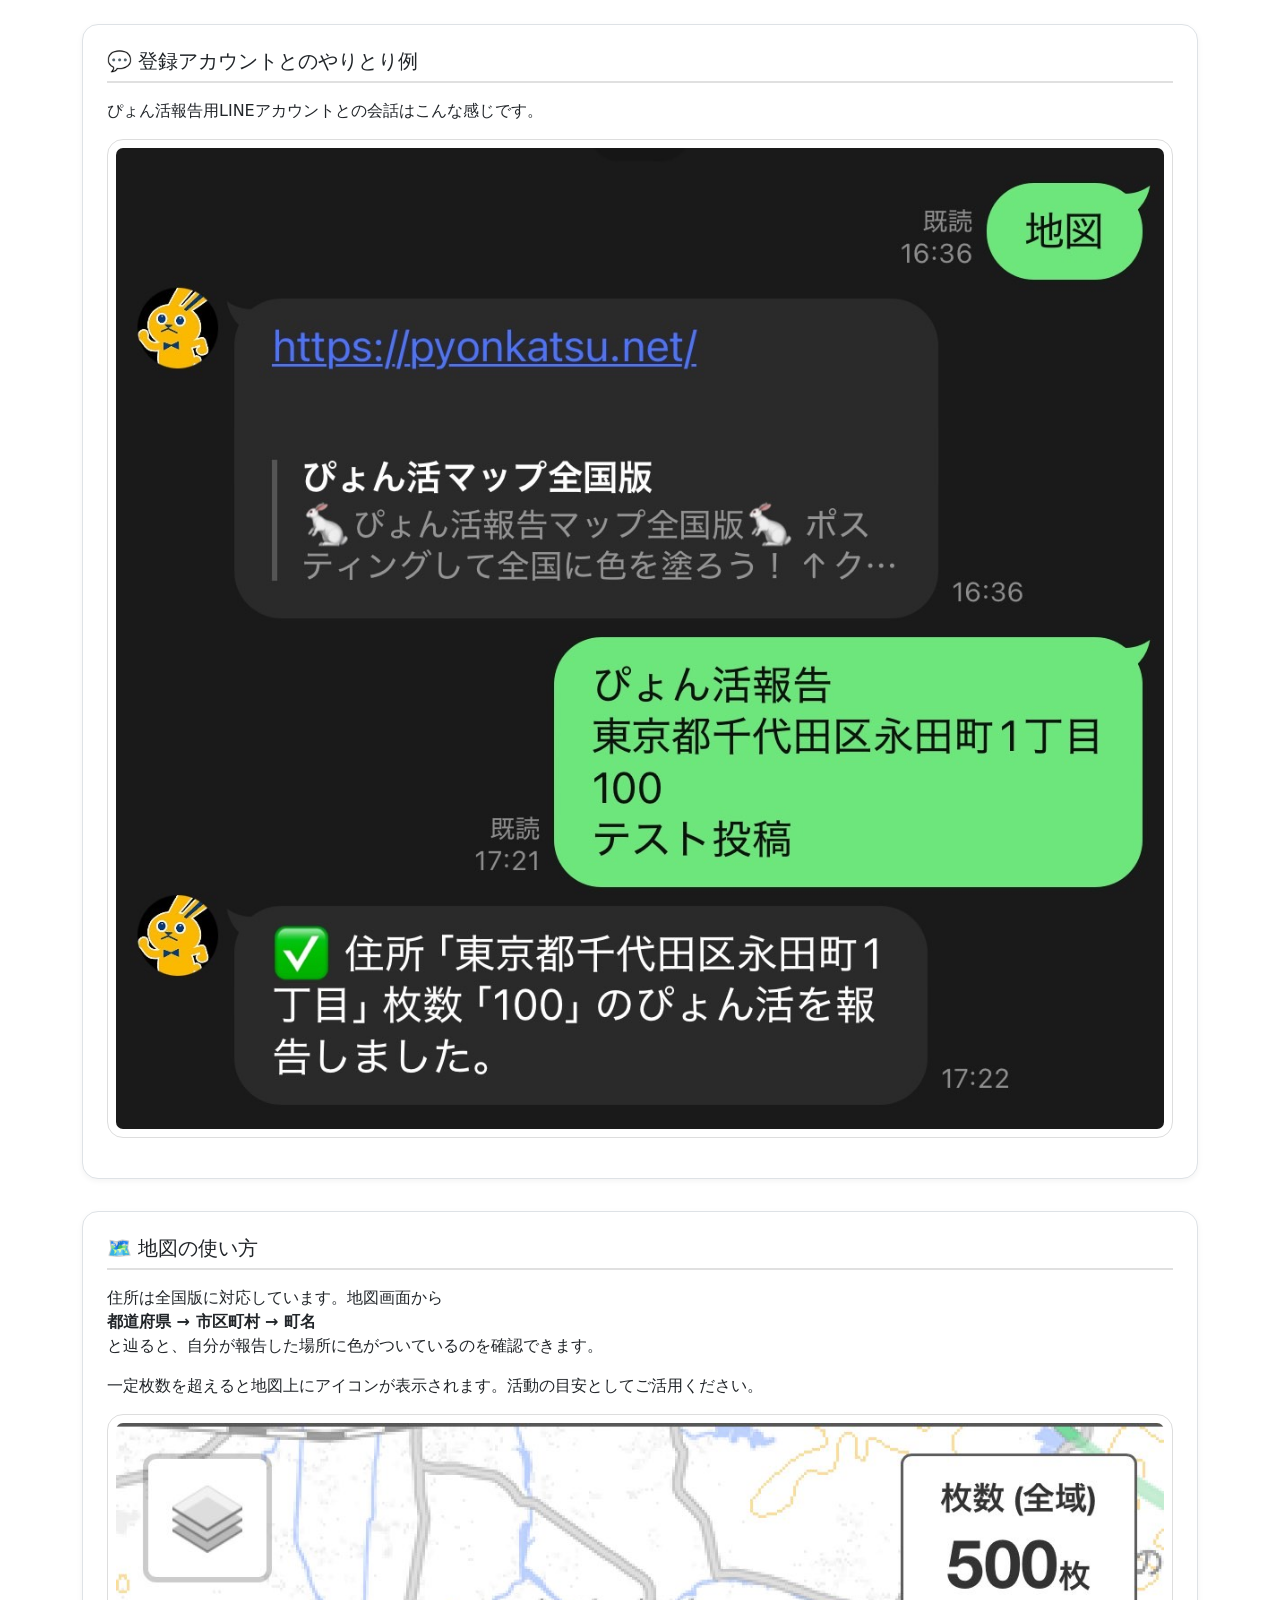
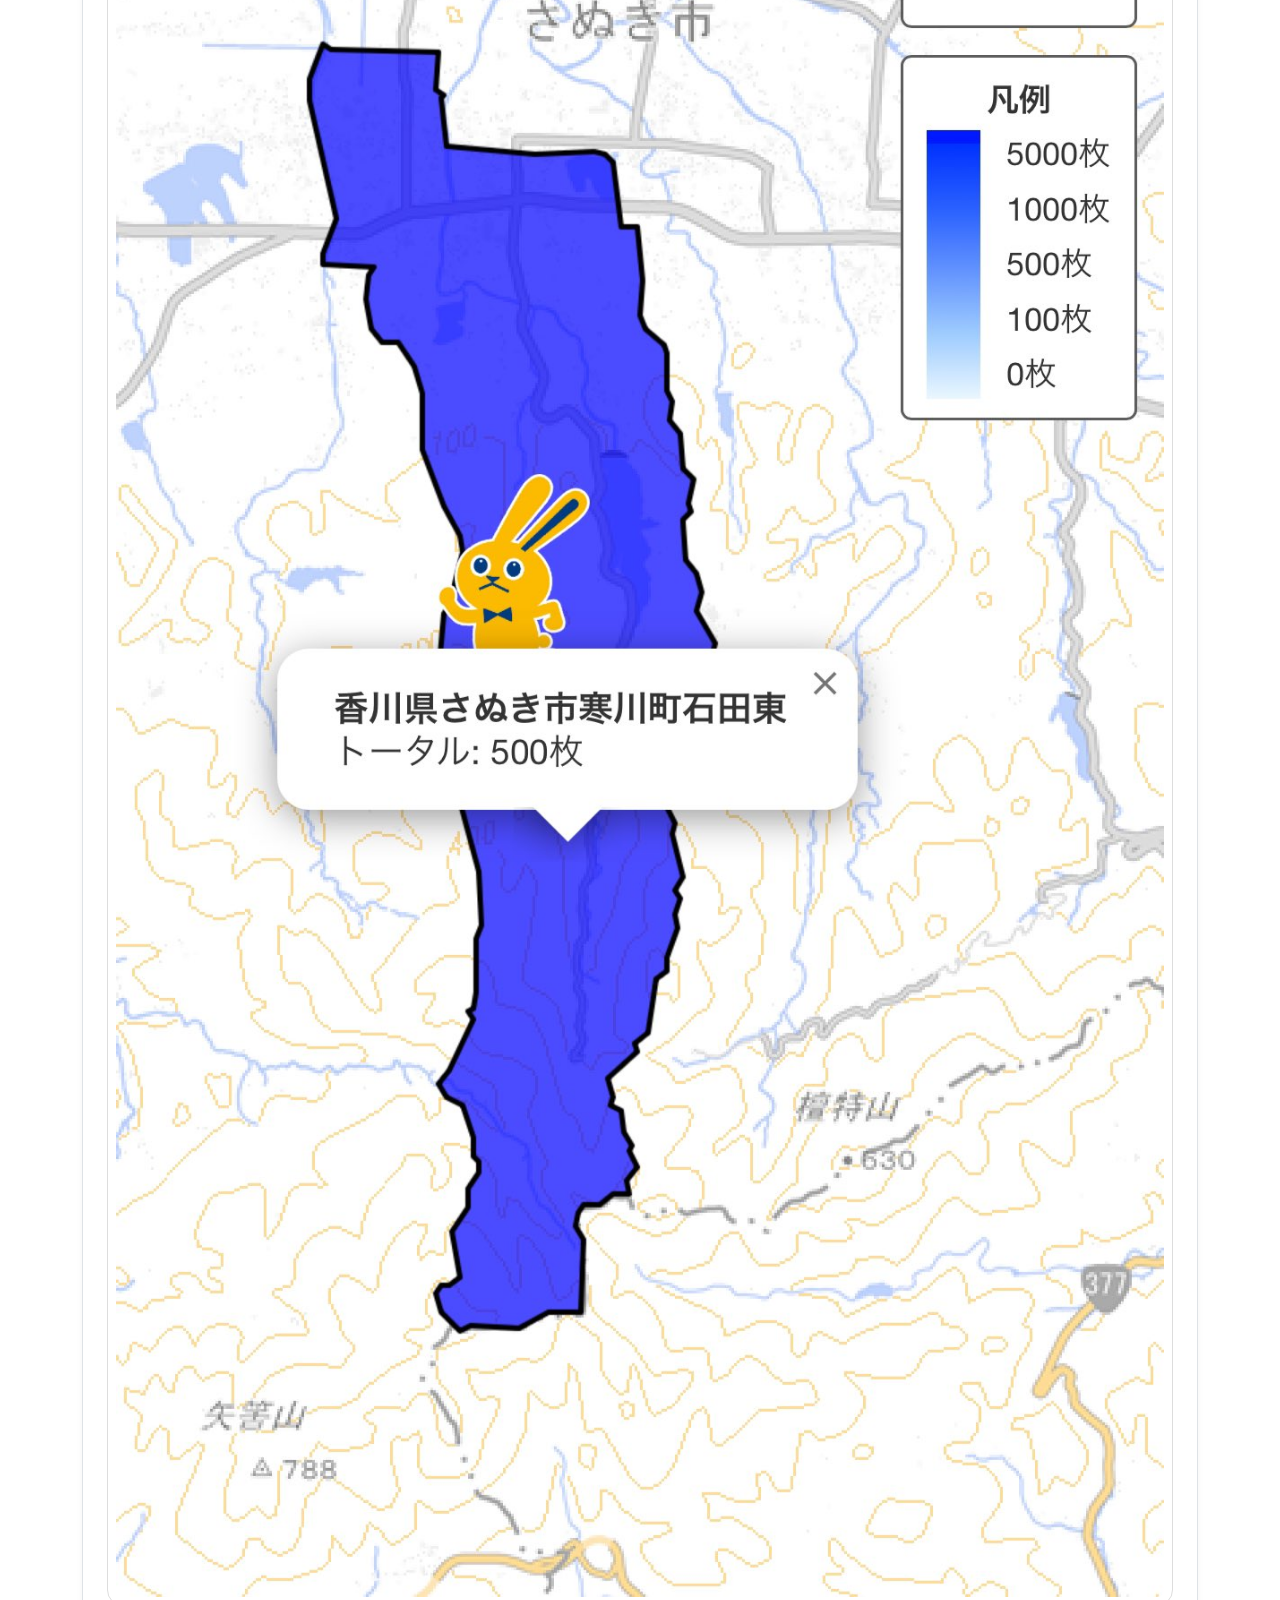
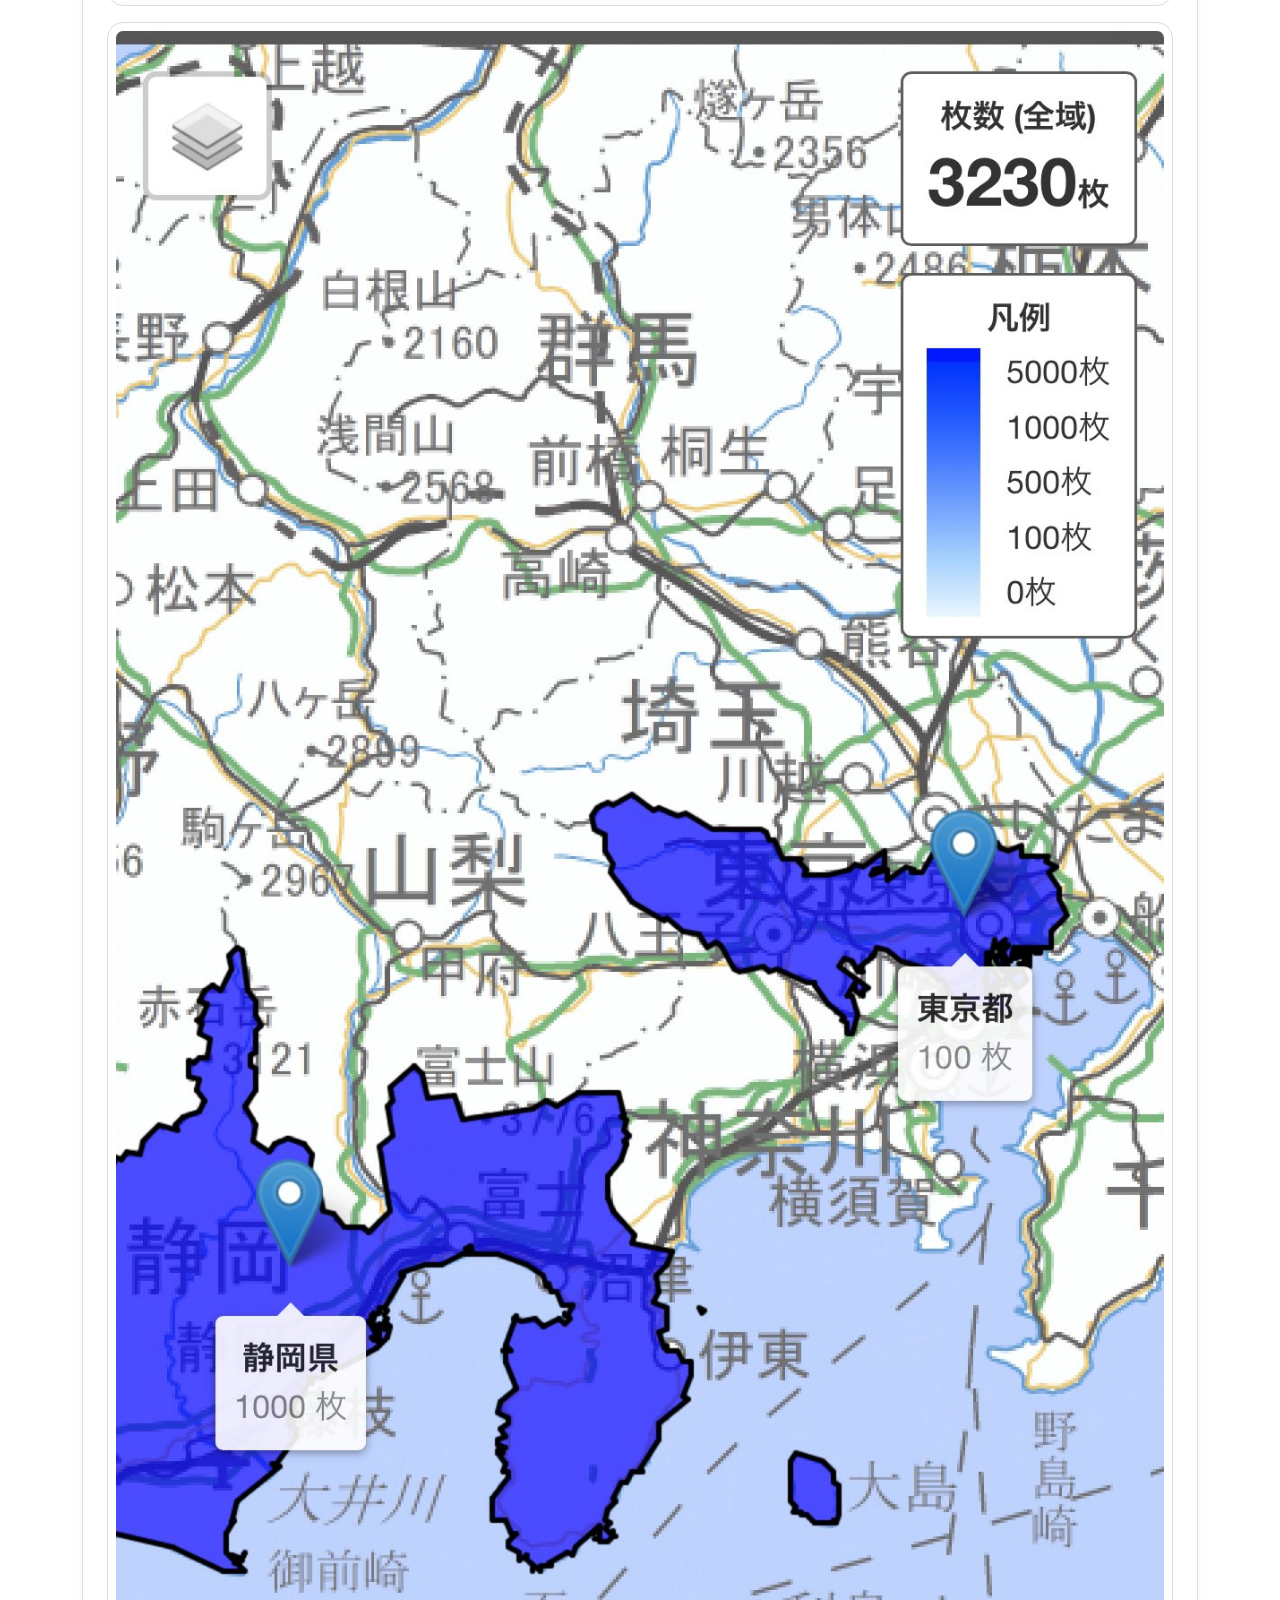
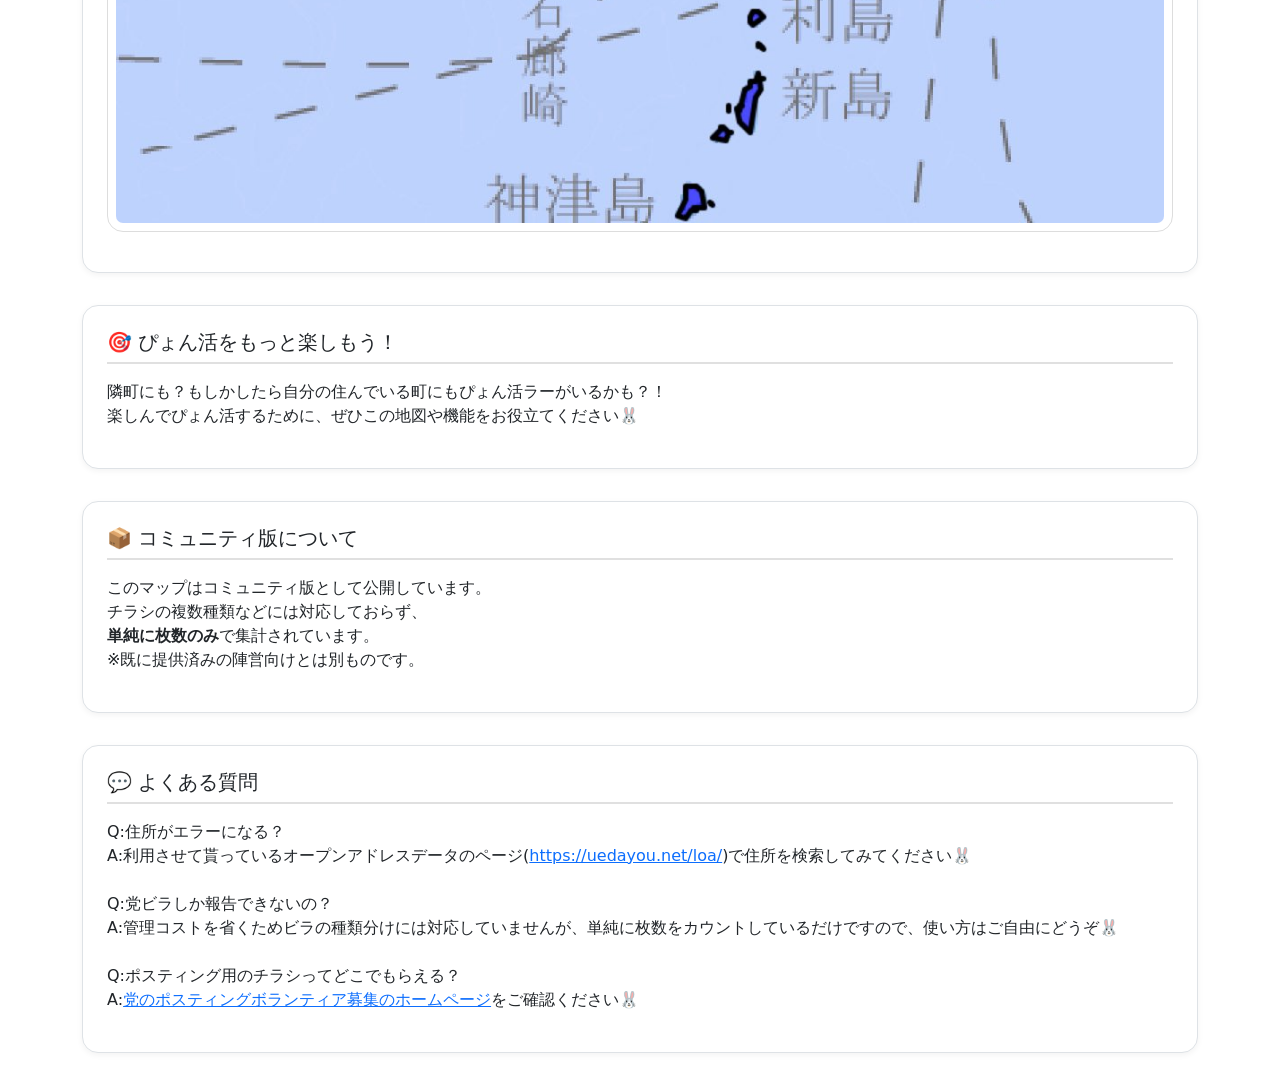
<file: public/linebot/index.html>
<!doctype html>
<html lang="ja">

<head>
  <meta charset="utf-8">
  <meta name="viewport" content="width=device-width, initial-scale=1">
  <meta name="robots" content="noindex" />
  <title>ぴょん活マニュアル</title>
  <link href="https://cdn.jsdelivr.net/npm/bootstrap@5.3.2/dist/css/bootstrap.min.css" rel="stylesheet">
  <link rel="icon" type="image/png" href="/favicon.png">
  <style>
    .section-card {
      background-color: #fff;
      border: 1px solid #dee2e6;
      border-radius: 1rem;
      padding: 1.5rem;
      margin-bottom: 2rem;
      box-shadow: 0 2px 6px rgba(0, 0, 0, 0.05);
    }

    .section-card h3 {
      border-bottom: 2px solid #e0e0e0;
      padding-bottom: 0.5rem;
      margin-bottom: 1rem;
      font-size: 1.25rem;
    }

    .screenshot {
      display: block;
      max-width: 100%;
      height: auto;
      border-radius: 1rem;
      border: 1px solid #ddd;
      padding: 0.5rem;
      margin: 1rem auto;
    }

    .note {
      font-size: 0.9rem;
      color: #666;
    }

    @media (max-width: 576px) {
      .section-card {
        padding: 1rem;
      }
    }
  </style>
</head>

<body>
  <div class="container-sm my-4">

    <div class="section-card">
      <h3>💬 登録アカウントとのやりとり例</h3>
      <p>ぴょん活報告用LINEアカウントとの会話はこんな感じです。</p>
      <img src="img1.jpg" alt="会話例の画像" class="screenshot">
    </div>

    <div class="section-card">
      <h3>🗺️ 地図の使い方</h3>
      <p>
        住所は全国版に対応しています。地図画面から<br>
        <strong>都道府県 → 市区町村 → 町名</strong><br>
        と辿ると、自分が報告した場所に色がついているのを確認できます。
      </p>
      <p>
        一定枚数を超えると地図上にアイコンが表示されます。活動の目安としてご活用ください。
      </p>
      <img src="img2.jpg" alt="地図表示の例" class="screenshot">
      <img src="img3.jpg" alt="地図表示の例" class="screenshot">
    </div>

    <div class="section-card">
      <h3>🎯 ぴょん活をもっと楽しもう！</h3>
      <p>
        隣町にも？もしかしたら自分の住んでいる町にもぴょん活ラーがいるかも？！<br>
        楽しんでぴょん活するために、ぜひこの地図や機能をお役立てください🐰
      </p>
    </div>

    <div class="section-card">
      <h3>📦 コミュニティ版について</h3>
      <p>
        このマップはコミュニティ版として公開しています。<br>
        チラシの複数種類などには対応しておらず、<br>
        <strong>単純に枚数のみ</strong>で集計されています。<br>
        ※既に提供済みの陣営向けとは別ものです。
      </p>
    </div>

    <div class="section-card">
      <h3>💬 よくある質問</h3>
      <p>
        Q:住所がエラーになる？<br>
        A:利用させて貰っているオープンアドレスデータのページ(<a href="https://uedayou.net/loa/">https://uedayou.net/loa/</a>)で住所を検索してみてください🐰<br><br>
        Q:党ビラしか報告できないの？<br>
        A:管理コストを省くためビラの種類分けには対応していませんが、単純に枚数をカウントしているだけですので、使い方はご自由にどうぞ🐰<br><br>
        Q:ポスティング用のチラシってどこでもらえる？<br>
        A:<a href="https://team.new-kokumin.jp/evinfo_category/posting/">党のポスティングボランティア募集のホームページ</a>をご確認ください🐰<br>
      </p>
    </div>


  </div>

  <script src="https://cdn.jsdelivr.net/npm/bootstrap@5.3.2/dist/js/bootstrap.bundle.min.js"></script>
</body>

</html>
</file>
